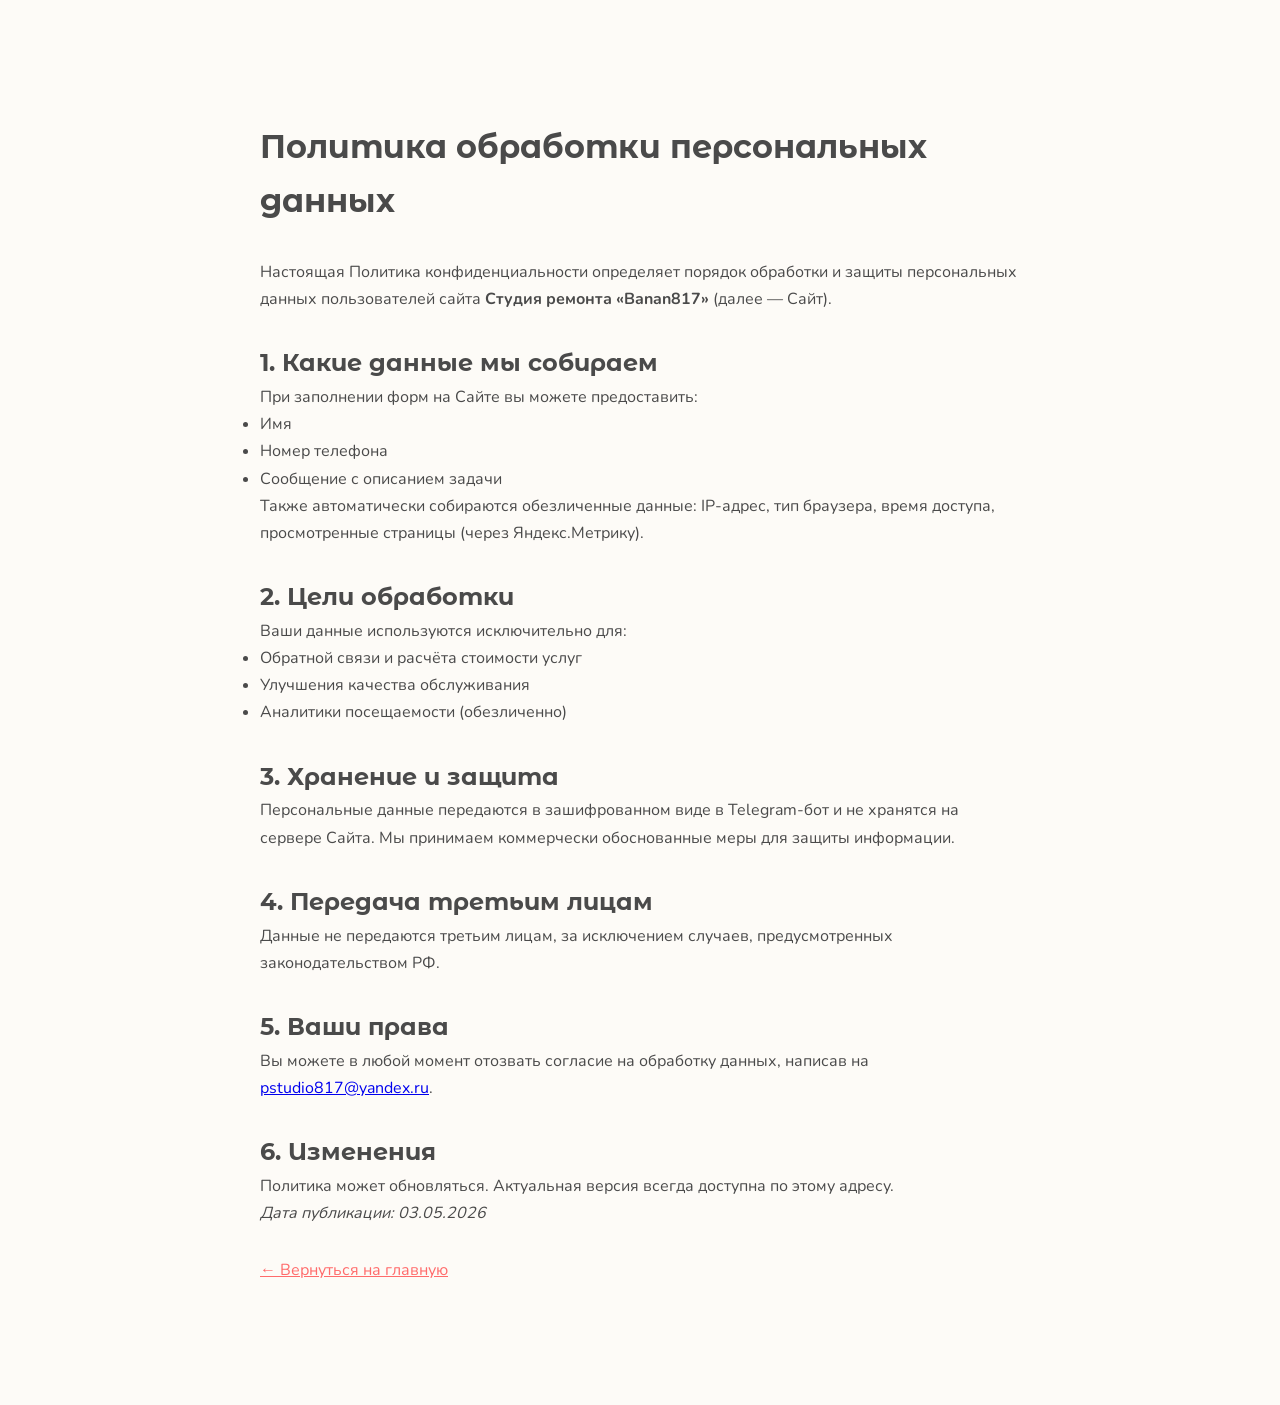
<file: privacy.html>
<!DOCTYPE html>
<html lang="ru">
<head>
    <meta charset="UTF-8">
    <meta name="viewport" content="width=device-width, initial-scale=1.0">
    <title>Политика конфиденциальности | Студия ремонта «Banan817»</title>
    <meta name="robots" content="noindex, follow">
    <link rel="stylesheet" href="assets/css/style.css">
    <style>
        .policy-container {
            max-width: 800px;
            margin: 80px auto;
            padding: 40px 20px;
            font-family: var(--font-body);
            line-height: 1.7;
        }
        .policy-container h1 {
            font-family: var(--font-heading);
            margin-bottom: 30px;
        }
        .policy-container h2 {
            margin-top: 30px;
            font-family: var(--font-heading);
        }
        .back-link {
            display: inline-block;
            margin-top: 30px;
            color: var(--color-accent);
        }
    </style>
</head>
<body>
    <main class="policy-container">
        <h1>Политика обработки персональных данных</h1>
        <p>Настоящая Политика конфиденциальности определяет порядок обработки и защиты персональных данных пользователей сайта <strong>Студия ремонта «Banan817»</strong> (далее — Сайт).</p>
        
        <h2>1. Какие данные мы собираем</h2>
        <p>При заполнении форм на Сайте вы можете предоставить:</p>
        <ul>
            <li>Имя</li>
            <li>Номер телефона</li>
            <li>Сообщение с описанием задачи</li>
        </ul>
        <p>Также автоматически собираются обезличенные данные: IP-адрес, тип браузера, время доступа, просмотренные страницы (через Яндекс.Метрику).</p>

        <h2>2. Цели обработки</h2>
        <p>Ваши данные используются исключительно для:</p>
        <ul>
            <li>Обратной связи и расчёта стоимости услуг</li>
            <li>Улучшения качества обслуживания</li>
            <li>Аналитики посещаемости (обезличенно)</li>
        </ul>

        <h2>3. Хранение и защита</h2>
        <p>Персональные данные передаются в зашифрованном виде в Telegram-бот и не хранятся на сервере Сайта. Мы принимаем коммерчески обоснованные меры для защиты информации.</p>

        <h2>4. Передача третьим лицам</h2>
        <p>Данные не передаются третьим лицам, за исключением случаев, предусмотренных законодательством РФ.</p>

        <h2>5. Ваши права</h2>
        <p>Вы можете в любой момент отозвать согласие на обработку данных, написав на <a href="mailto:pstudio817@yandex.ru">pstudio817@yandex.ru</a>.</p>

        <h2>6. Изменения</h2>
        <p>Политика может обновляться. Актуальная версия всегда доступна по этому адресу.</p>

        <p><em>Дата публикации: 03.05.2026</em></p>

        <a href="/" class="back-link">← Вернуться на главную</a>
    </main>
</body>
</html>
</file>
<file: assets/css/style.css>
/* ========== FONTS ========== */
@font-face {
    font-family: 'Montserrat Alternates';
    src: url('../fonts/MontserratAlternates-Bold.woff2') format('woff2');
    font-weight: 700;
    font-style: normal;
    font-display: swap;
}
@font-face {
    font-family: 'Nunito';
    src: url('../fonts/Nunito-Regular.woff2') format('woff2');
    font-weight: 400;
    font-style: normal;
    font-display: swap;
}
@font-face {
    font-family: 'Nunito';
    src: url('../fonts/Nunito-Bold.woff2') format('woff2');
    font-weight: 700;
    font-style: normal;
    font-display: swap;
}

/* ========== CSS VARIABLES ========== */
:root {
    --color-bg: #FDFBF7;
    --color-accent: #FF6B6B;
    --color-accent-alt: #4ECDC4;
    --color-text: #4A4A4A;
    --color-heading: #2C2C2C;
    --color-light: #FFFFFF;
    --color-border: #E0E0E0;
    --font-heading: 'Montserrat Alternates', sans-serif;
    --font-body: 'Nunito', sans-serif;
    --container-max: 1240px;
    --transition: 0.4s cubic-bezier(0.25, 0.46, 0.45, 0.94);
    --radius: 24px;
}

/* ========== RESET & BASE ========== */
*,
*::before,
*::after {
    margin: 0;
    padding: 0;
    box-sizing: border-box;
}

html {
    scroll-behavior: initial;
    font-size: 16px;
    -webkit-font-smoothing: antialiased;
    -moz-osx-font-smoothing: grayscale;
}

body {
    font-family: var(--font-body);
    color: var(--color-text);
    background-color: var(--color-bg);
    line-height: 1.6;
    overflow-x: hidden;
    cursor: url('data:image/svg+xml;utf8,<svg xmlns="http://www.w3.org/2000/svg" width="24" height="24" viewBox="0 0 24 24"><circle cx="12" cy="12" r="10" fill="none" stroke="%23FF6B6B" stroke-width="2"/><circle cx="12" cy="12" r="3" fill="%23FF6B6B"/></svg>') 12 12, auto;
}

a, button, .btn, .style-card, .comparison-slider__handle {
    cursor: pointer;
}

img, video {
    max-width: 100%;
    display: block;
    height: auto;
}

.container {
    width: 90%;
    max-width: var(--container-max);
    margin: 0 auto;
    padding: 0 20px;
}

/* ========== PRELOADER ========== */
.preloader {
    position: fixed;
    inset: 0;
    z-index: 9999;
    background: var(--color-bg);
    display: flex;
    align-items: center;
    justify-content: center;
    transition: opacity 0.8s, visibility 0.8s;
}
.preloader.hidden {
    opacity: 0;
    visibility: hidden;
    pointer-events: none;
}
.preloader__apartment svg {
    width: 200px;
    height: 120px;
    stroke: var(--color-text);
}
.preloader__apartment .fill-color {
    fill: var(--color-accent);
    opacity: 0;
}

/* ========== HERO ========== */
.hero {
    position: relative;
    height: 100vh;
    min-height: 700px;
    display: flex;
    align-items: center;
    overflow: hidden;
}
.hero__video-wrapper {
    position: absolute;
    inset: 0;
    z-index: 0;
}
.hero__video {
    position: absolute;
    top: 0;
    left: 0;
    width: 100%;
    height: 100%;
    object-fit: cover;
    transition: opacity 0.3s linear; /* плавное затухание, если scrub не справляется */
}
/* Начальные состояния прозрачности */
.hero__video--1 { opacity: 1; }
.hero__video--2 { opacity: 0; }
.hero__video--3 { opacity: 0; }
.hero__overlay {
    position: absolute;
    inset: 0;
    background: linear-gradient(135deg, rgba(0,0,0,0.3) 0%, rgba(0,0,0,0) 60%);
}
.hero__content {
    position: relative;
    z-index: 2;
    color: #fff;
    text-shadow: 0 2px 10px rgba(0,0,0,0.3);
    max-width: 700px;
}
.hero__title {
    font-family: var(--font-heading);
    font-size: clamp(2.5rem, 8vw, 5rem);
    line-height: 1.1;
    margin-bottom: 1.5rem;
    text-transform: uppercase;
    letter-spacing: -0.02em;
}
.hero__subtitle {
    font-size: clamp(1rem, 2vw, 1.3rem);
    margin-bottom: 2rem;
    opacity: 0.9;
}
.btn {
    display: inline-block;
    font-family: var(--font-heading);
    font-weight: 700;
    padding: 1em 2.5em;
    border-radius: 50px;
    border: none;
    text-decoration: none;
    text-align: center;
    font-size: 1.1rem;
    letter-spacing: 0.5px;
    transition: transform 0.3s, box-shadow 0.3s;
}
.btn--primary {
    background: var(--color-accent);
    color: #fff;
    box-shadow: 0 8px 30px rgba(255,107,107,0.4);
}
.btn--primary:hover {
    transform: translateY(-3px);
    box-shadow: 0 12px 40px rgba(255,107,107,0.6);
}
.btn--pulse {
    animation: pulse 2s infinite;
}
@keyframes pulse {
    0% { box-shadow: 0 0 0 0 rgba(255,107,107,0.7); }
    70% { box-shadow: 0 0 0 20px rgba(255,107,107,0); }
    100% { box-shadow: 0 0 0 0 rgba(255,107,107,0); }
}

.hero__scroll-hint {
    position: absolute;
    bottom: 40px;
    left: 50%;
    transform: translateX(-50%);
    display: flex;
    flex-direction: column;
    align-items: center;
    gap: 10px;
    color: #fff;
    opacity: 0.8;
    font-size: 0.9rem;
}
.mouse-icon {
    width: 20px;
    height: 32px;
    border: 2px solid #fff;
    border-radius: 20px;
    position: relative;
}
.mouse-icon::after {
    content: '';
    position: absolute;
    top: 6px;
    left: 50%;
    transform: translateX(-50%);
    width: 4px;
    height: 8px;
    background: #fff;
    border-radius: 4px;
    animation: scroll-wheel 1.5s infinite;
}
@keyframes scroll-wheel {
    0% { opacity: 1; transform: translateX(-50%) translateY(0); }
    100% { opacity: 0; transform: translateX(-50%) translateY(12px); }
}

/* ========== SECTIONS ========== */
.section {
    padding: 120px 0;
}
.section-title {
    font-family: var(--font-heading);
    font-size: clamp(2rem, 5vw, 3rem);
    color: var(--color-heading);
    margin-bottom: 3rem;
    text-align: center;
}

/* ========== CALCULATOR ========== */
.calculator__grid {
    display: grid;
    grid-template-columns: 1fr 1fr;
    gap: 60px;
    align-items: start;
}
.calculator__form {
    background: #fff;
    border-radius: var(--radius);
    padding: 40px;
    box-shadow: 0 20px 50px rgba(0,0,0,0.05);
    display: flex;
    flex-direction: column;
    gap: 25px;
}
.form-group label {
    font-weight: 600;
    color: var(--color-heading);
    font-size: 0.95rem;
}
.form-group input, .form-group select, .form-group textarea {
    padding: 14px 18px;
    border: 2px solid var(--color-border);
    border-radius: 16px;
    font-family: var(--font-body);
    font-size: 1rem;
    transition: border-color 0.3s;
    outline: none;
}
.form-group input:focus, .form-group select:focus, .form-group textarea:focus {
    border-color: var(--color-accent);
}
.radio-group {
    display: flex;
    gap: 20px;
    align-items: center;
}
.radio-group input[type="radio"] {
    accent-color: var(--color-accent);
    width: 18px;
    height: 18px;
}
.calculator__result {
    font-family: var(--font-heading);
    font-size: 2rem;
    color: var(--color-accent);
    margin-top: 10px;
    display: none;
    align-items: baseline;
    gap: 10px;
}
.calculator__result.visible {
    display: flex;
}
.calculator__result .note {
    font-size: 0.9rem;
    color: var(--color-text);
    font-family: var(--font-body);
}
.calculator__preview {
    border-radius: var(--radius);
    overflow: hidden;
    box-shadow: 0 20px 50px rgba(0,0,0,0.1);
    aspect-ratio: 4/3;
    position: relative;
}
.calc-preview-image {
    width: 100%;
    height: 100%;
    object-fit: cover;
    transition: opacity 0.6s ease;
}
.preview-label {
    position: absolute;
    bottom: 20px;
    left: 20px;
    background: rgba(0,0,0,0.5);
    color: #fff;
    padding: 8px 16px;
    border-radius: 30px;
    font-size: 0.85rem;
    backdrop-filter: blur(5px);
}

/* ========== STYLES CARDS ========== */
.styles__grid {
    display: grid;
    grid-template-columns: repeat(auto-fit, minmax(280px, 1fr));
    gap: 40px;
    margin-top: 40px;
}
.style-card {
    position: relative;
    border-radius: var(--radius);
    overflow: hidden;
    background: #fff;
    box-shadow: 0 10px 30px rgba(0,0,0,0.05);
    will-change: transform;
}
.style-card img {
    width: 100%;
    height: 300px;
    object-fit: cover;
    transition: transform 0.6s ease;
}
.style-card:hover img {
    transform: scale(1.05);
}
.style-card__content {
    padding: 25px;
}
.style-card__content h3 {
    font-family: var(--font-heading);
    font-size: 1.5rem;
    margin-bottom: 10px;
}
.paint-brush-effect {
    position: absolute;
    top: 0;
    right: 0;
    width: 60px;
    height: 60px;
    background: var(--color-accent);
    clip-path: polygon(100% 0, 0 0, 100% 100%);
    transform: scale(0);
    transform-origin: top right;
    transition: transform 0.4s var(--transition);
    z-index: 2;
}
.style-card:hover .paint-brush-effect {
    transform: scale(1);
}

/* ========== COMPARISON SLIDER ========== */
.comparison-slider {
    position: relative;
    width: 100%;
    max-width: 900px;
    margin: 0 auto 60px;
    aspect-ratio: 16/9;
    overflow: hidden;
    border-radius: var(--radius);
    box-shadow: 0 20px 40px rgba(0,0,0,0.2);
}
.comparison-slider__before,
.comparison-slider__after {
    position: absolute;
    inset: 0;
}
.comparison-slider__after {
    clip-path: inset(0 50% 0 0);
    z-index: 1;
}
.comparison-slider__handle {
    position: absolute;
    top: 0;
    bottom: 0;
    left: 50%;
    width: 4px;
    background: #fff;
    z-index: 3;
    transform: translateX(-50%);
    cursor: ew-resize;
}
.handle-circle {
    position: absolute;
    top: 50%;
    left: 50%;
    transform: translate(-50%, -50%);
    width: 50px;
    height: 50px;
    background: var(--color-accent);
    border-radius: 50%;
    display: flex;
    align-items: center;
    justify-content: center;
    box-shadow: 0 4px 20px rgba(0,0,0,0.3);
    pointer-events: none;
}
.handle-line {
    position: absolute;
    top: 0;
    bottom: 0;
    width: 4px;
    background: inherit;
    left: 50%;
    transform: translateX(-50%);
}
.portfolio-swiper {
    max-width: 900px;
    margin: 0 auto;
    padding-bottom: 40px;
}
.portfolio-swiper .swiper-slide {
    background: #f0f0f0;
    border-radius: var(--radius);
    overflow: hidden;
    display: flex;
    flex-direction: column;
    align-items: center;
    justify-content: center;
    font-family: var(--font-heading);
    font-size: 1.2rem;
    position: relative;
}
.portfolio-swiper img {
    width: 100%;
    height: 250px;          /* фиксированная высота, можно изменить */
    object-fit: cover;
    display: block;
}
.slide-caption {
    margin: 15px 0 20px;
    font-weight: 600;
    color: var(--color-heading);
    text-align: center;
    padding: 0 20px;
}

/* ========== STEPS ========== */
.steps__grid {
    display: grid;
    grid-template-columns: repeat(auto-fit, minmax(200px, 1fr));
    gap: 30px;
}
.step-item {
    text-align: center;
    padding: 30px 20px;
}
.step-lottie {
    width: 100px;
    height: 100px;
    margin: 0 auto 20px;
}

/* ========== GUARANTEES ========== */
.guarantees__block {
    background: #fff;
    border-radius: var(--radius);
    padding: 60px;
    box-shadow: 0 20px 50px rgba(0,0,0,0.05);
    max-width: 800px;
    margin: 0 auto;
}
.guarantees__list {
    display: grid;
    grid-template-columns: 1fr 1fr;
    gap: 25px;
    margin-top: 30px;
    list-style: none;
}
.guarantees__list li {
    padding-left: 30px;
    position: relative;
}
.guarantees__list li::before {
    content: '✓';
    color: var(--color-accent);
    font-weight: bold;
    position: absolute;
    left: 0;
}

/* ========== REVIEWS ========== */
.reviews__grid {
    display: grid;
    grid-template-columns: repeat(auto-fit, minmax(300px, 1fr));
    gap: 30px;
}
.review-item {
    background: #fff;
    border-radius: var(--radius);
    padding: 30px;
    box-shadow: 0 10px 30px rgba(0,0,0,0.03);
    font-style: italic;
}
.review-item footer {
    margin-top: 15px;
    font-weight: 700;
    font-style: normal;
    color: var(--color-heading);
}

/* ========== CONTACTS ========== */
.contacts__wrapper {
    display: grid;
    grid-template-columns: 1fr 1fr;
    gap: 60px;
    align-items: start;
}
.contact-form {
    background: #fff;
    border-radius: var(--radius);
    padding: 40px;
    box-shadow: 0 20px 50px rgba(0,0,0,0.05);
    display: flex;
    flex-direction: column;
    gap: 20px;
}
.contact-form .agreement {
    flex-direction: row;
    align-items: center;
    gap: 10px;
    font-size: 0.9rem;
}
.btn--full {
    width: 100%;
}
.contact-link {
    font-size: 1.4rem;
    font-weight: 700;
    color: var(--color-heading);
    text-decoration: none;
    display: block;
}
.contact-link:hover {
    color: var(--color-accent);
}
.messengers {
    display: flex;
    gap: 15px;
    margin-top: 10px;
}
.messenger-icon {
    padding: 10px 20px;
    border-radius: 30px;
    color: #fff;
    text-decoration: none;
    font-weight: 600;
}
.messenger-icon.telegram { background: #0088cc; }
.messenger-icon.whatsapp { background: #25D366; }

/* ========== FOOTER ========== */
.footer {
    padding: 40px 0;
    text-align: center;
    background: #fff;
}
.footer a {
    color: var(--color-accent);
    text-decoration: none;
}

/* ========== ADAPTIVE ========== */
@media (max-width: 768px) {
    .section { padding: 80px 0; }
    .calculator__grid,
    .contacts__wrapper {
        grid-template-columns: 1fr;
        gap: 40px;
    }
    .guarantees__block { padding: 30px; }
    .guarantees__list { grid-template-columns: 1fr; }
    .style-card img { height: 220px; }
    .comparison-slider { aspect-ratio: 4/3; }
}
</file>
